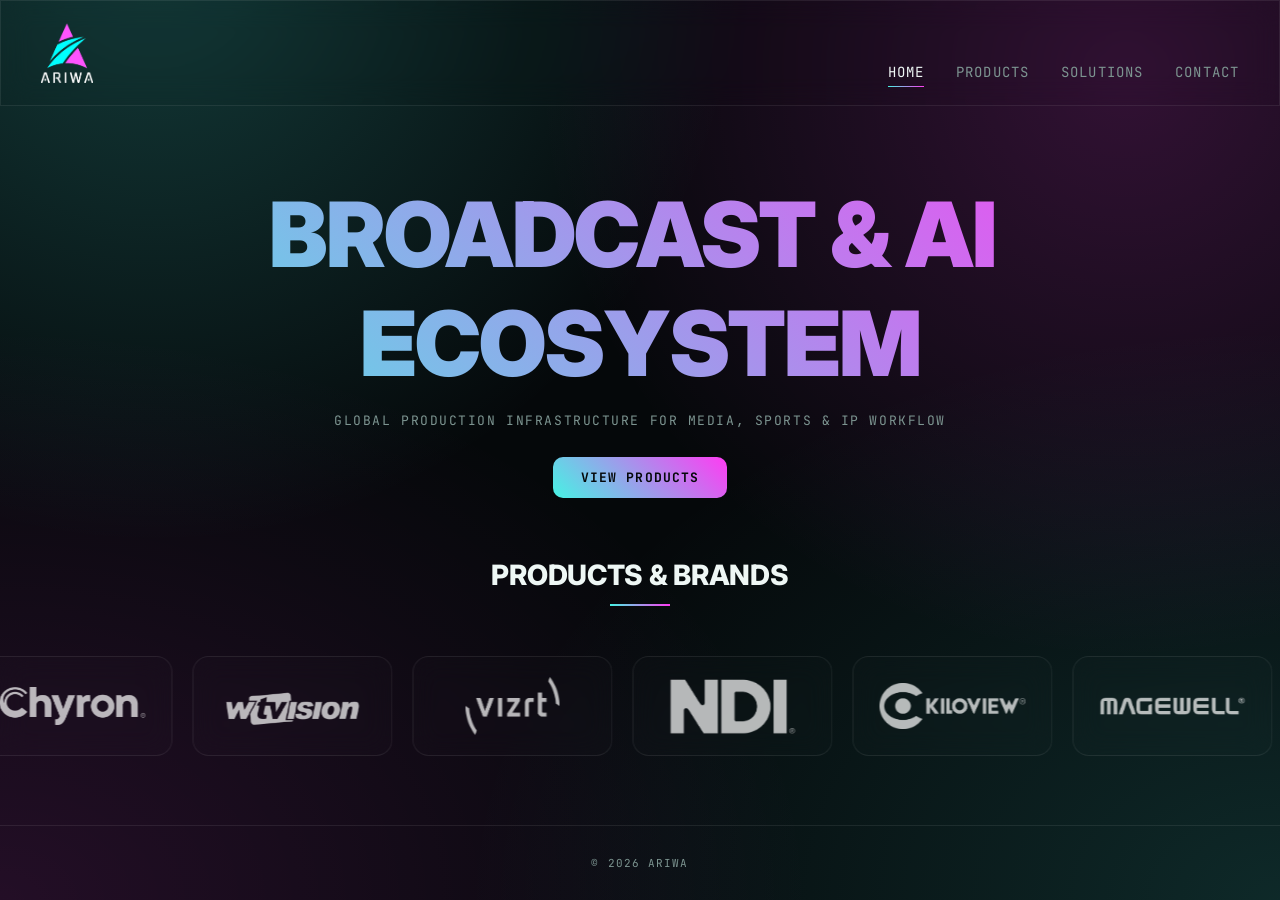
<file: index.html>
<!doctype html>
<html lang="en">
  <head>
    <meta charset="UTF-8" />
    <meta name="viewport" content="width=device-width, initial-scale=1.0" />
    <meta name="google-site-verification" content="tOfGub_9UNG9gPS7_kRzxVN1QHkSvGQ9Rj8pacELTIA" />
    <title>ARIWA | Global Broadcast Ecosystem</title>
    <meta name="description" content="ARIWA — global broadcast & AI ecosystem. Production infrastructure, hardware and software solutions for media, sports and IP workflows." />
    <meta property="og:type" content="website" />
    <meta property="og:title" content="ARIWA | Global Broadcast Ecosystem" />
    <meta property="og:description" content="Global production infrastructure for media, sports and IP workflow." />
    <meta property="og:image" content="assets/ariwa.png" />
    <link rel="stylesheet" href="style.css" />
  </head>

  <body>
    <header class="navbar glass">
      <a href="index.html" class="logo"
        ><img src="assets/ariwa.png" alt="ARIWA"
      /></a>

      <input type="checkbox" id="navToggle" class="nav-toggle" />
      <label for="navToggle" class="hamburger" aria-label="Toggle menu">
        <span></span><span></span><span></span>
      </label>

      <nav class="nav-links">
        <a href="index.html" class="active">Home</a>
        <a href="products.html">Products</a>
        <a href="solutions.html">Solutions</a>
        <a href="contact.html">Contact</a>
      </nav>
    </header>

    <main class="main-content">
      <section class="hero">
        <h1>Broadcast & AI&nbsp; Ecosystem</h1>
        <p>Global production infrastructure for media, sports & IP workflow</p>

        <button class="btn" onclick="window.location.href = 'products.html'">
          View Products
        </button>
      </section>

      <section class="brands">
        <h2>Products & Brands</h2>

        <div class="slider-container">
          <div class="slider-track" id="brandTrack"></div>
        </div>
      </section>
    </main>

    <footer class="footer">© 2026 ARIWA</footer>

    <script src="products.js"></script>
    <script src="script.js"></script>
  </body>
</html>
</file>
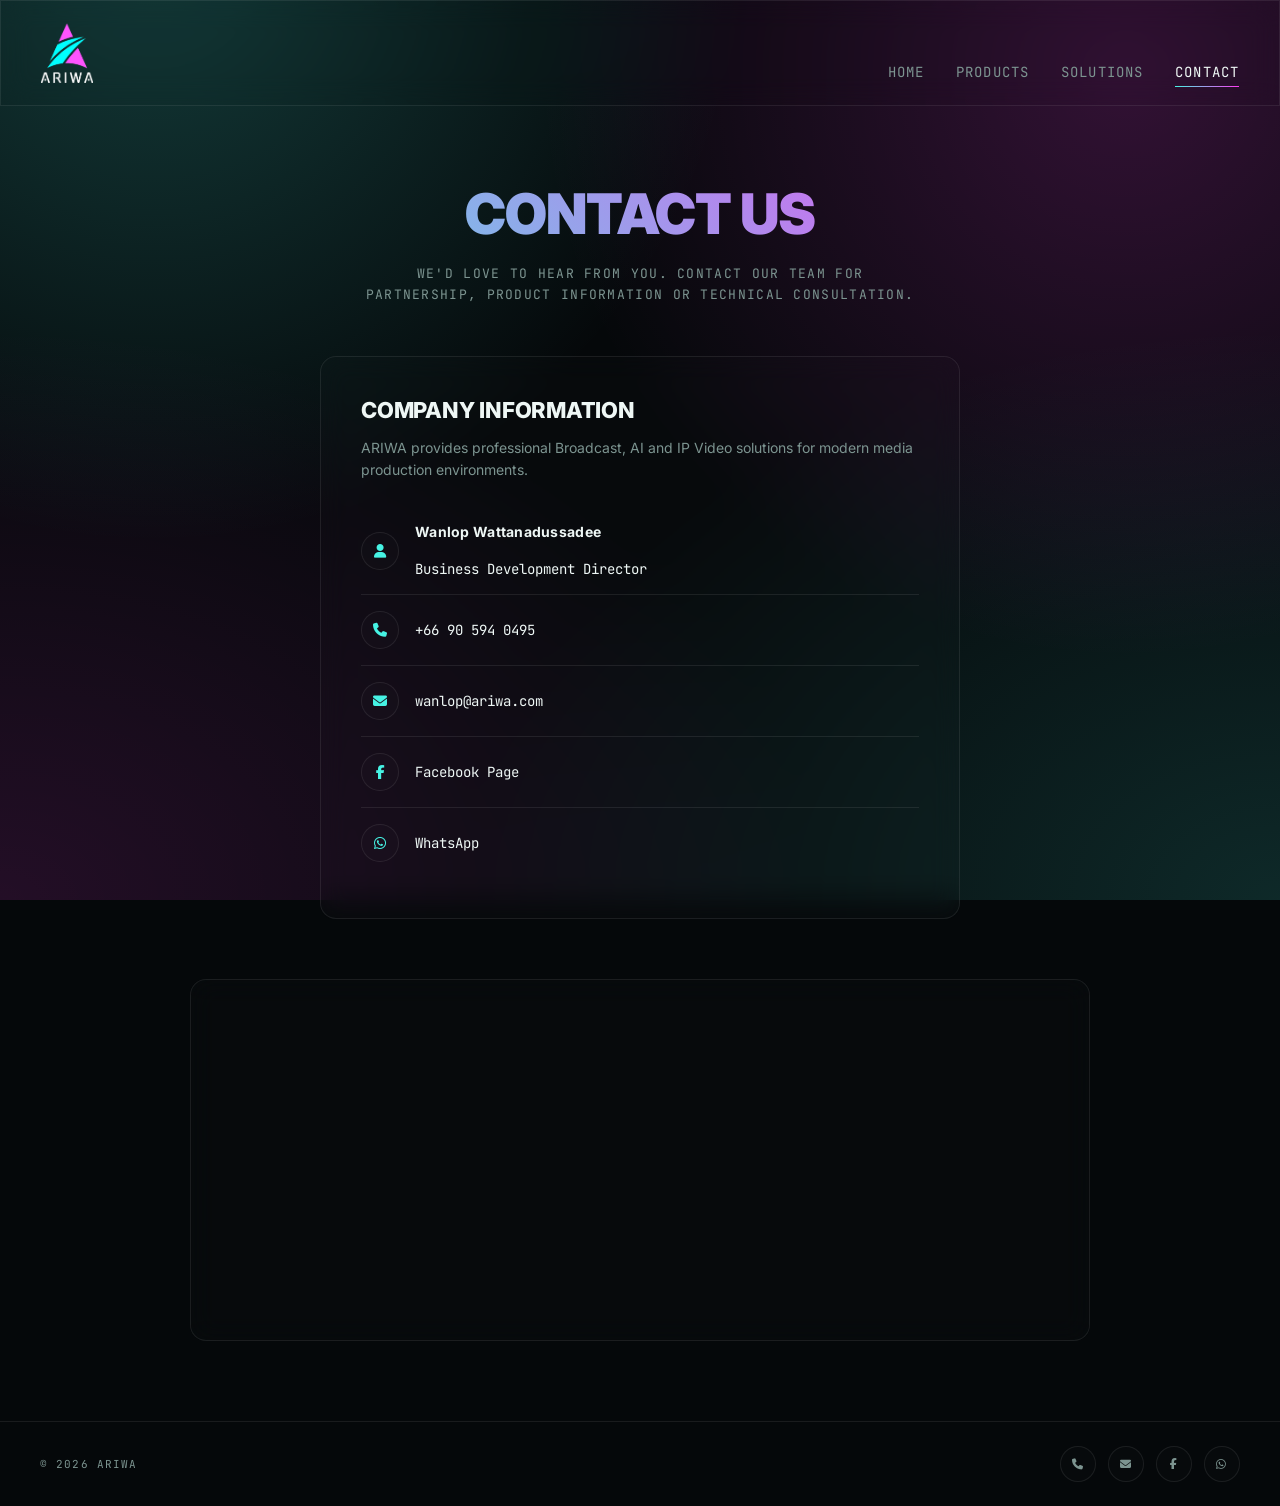
<file: contact.html>
<!doctype html>
<html lang="en">
  <head>
    <meta charset="UTF-8" />

    <meta name="viewport" content="width=device-width, initial-scale=1.0" />

    <title>ARIWA | Contact</title>
    <meta
      name="description"
      content="Get in touch with ARIWA for broadcast and AI ecosystem solutions."
    />
    <meta property="og:type" content="website" />
    <meta property="og:title" content="ARIWA | Contact" />
    <meta
      property="og:description"
      content="Get in touch with ARIWA for broadcast and AI ecosystem solutions."
    />
    <meta property="og:image" content="assets/ariwa.png" />

    <!-- Main CSS -->
    <link rel="stylesheet" href="style.css" />

    <!-- Font Awesome -->
    <link
      rel="stylesheet"
      href="https://cdnjs.cloudflare.com/ajax/libs/font-awesome/6.6.0/css/all.min.css"
    />
  </head>

  <body>
    <!-- ================= NAVBAR ================= -->

    <header class="navbar glass">
      <a href="index.html" class="logo"
        ><img src="assets/ariwa.png" alt="ARIWA"
      /></a>

      <input type="checkbox" id="navToggle" class="nav-toggle" />
      <label for="navToggle" class="hamburger" aria-label="Toggle menu">
        <span></span><span></span><span></span>
      </label>

      <nav class="nav-links">
        <a href="index.html"> Home </a>

        <a href="products.html"> Products </a>

        <a href="solutions.html"> Solutions </a>

        <a href="contact.html" class="active"> Contact </a>
      </nav>
    </header>

    <main class="main-content">
      <!-- ================= HERO ================= -->

      <section class="page-hero">
        <h1>Contact Us</h1>

        <p>
          We'd love to hear from you. Contact our team for partnership, product
          information or technical consultation.
        </p>
      </section>

      <!-- ================= CONTACT INFORMATION ================= -->

      <section class="contact-page">
        <div class="contact-info glass">
          <h2>Company Information</h2>

          <p>
            ARIWA provides professional Broadcast, AI and IP Video solutions for
            modern media production environments.
          </p>

          <div class="contact-item">
            <i class="fa-solid fa-user"></i>

            <span>
              <strong> Wanlop Wattanadussadee </strong>

              <br />

              Business Development Director
            </span>
          </div>

          <div class="contact-item">
            <i class="fa-solid fa-phone"></i>

            <a href="tel:+66905940495">+66 90 594 0495</a>
          </div>

          <div class="contact-item">
            <i class="fa-solid fa-envelope"></i>

            <a href="mailto:wanlop@ariwa.com">wanlop@ariwa.com</a>
          </div>

          <div class="contact-item">
            <i class="fa-brands fa-facebook-f"></i>

            <a href="https://facebook.com/ARIWA" target="_blank" rel="noopener"
              >Facebook Page</a
            >
          </div>

          <div class="contact-item">
            <i class="fa-brands fa-whatsapp"></i>

            <a href="https://wa.me/66905940495" target="_blank" rel="noopener"
              >WhatsApp</a
            >
          </div>
        </div>
      </section>

      <!-- ================= MAP ================= -->

      <section class="map-section">
        <div class="glass map-box">
          <iframe
            title="Google Map of ARIWA location"
            src="https://www.google.com/maps?q=13.826018,100.597422&output=embed"
            loading="lazy"
            allowfullscreen
            referrerpolicy="strict-origin-when-cross-origin"
          ></iframe>
        </div>
      </section>
    </main>

    <!-- ================= FOOTER ================= -->

    <footer class="footer footer-split">
      <div class="footer-left">© 2026 ARIWA</div>

      <div class="footer-right">
        <a href="tel:+66905940495" title="Phone">
          <i class="fa-solid fa-phone"></i>
        </a>

        <a href="mailto:wanlop@ariwa.com" title="Email">
          <i class="fa-solid fa-envelope"></i>
        </a>

        <a
          href="https://facebook.com/ARIWA"
          target="_blank"
          rel="noopener"
          title="Facebook"
        >
          <i class="fa-brands fa-facebook-f"></i>
        </a>

        <a
          href="https://wa.me/66905940495"
          target="_blank"
          rel="noopener"
          title="WhatsApp"
        >
          <i class="fa-brands fa-whatsapp"></i>
        </a>
      </div>
    </footer>
  </body>
</html>
</file>
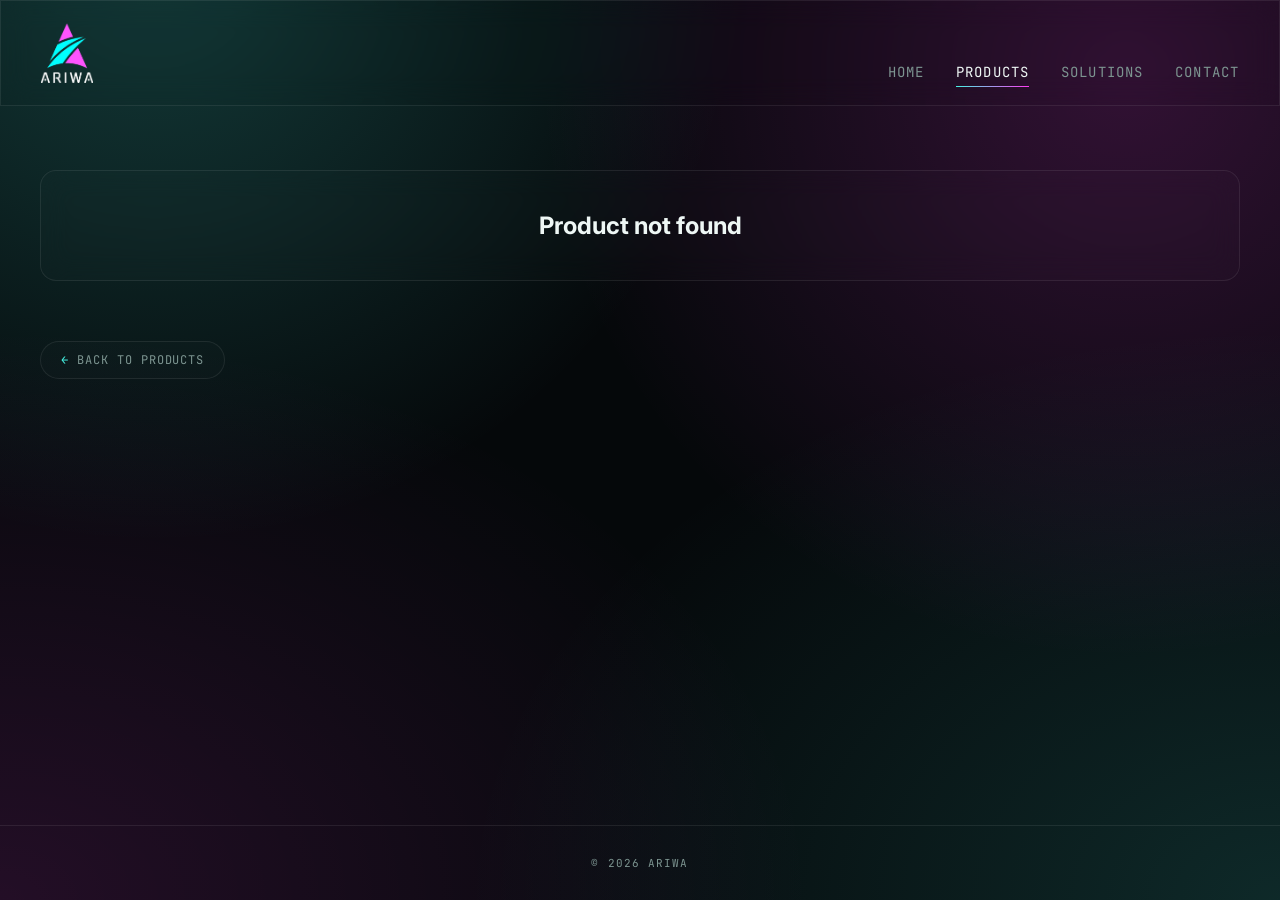
<file: product-detail.html>
<!doctype html>
<html lang="en">
  <head>
    <meta charset="UTF-8" />
    <meta name="viewport" content="width=device-width, initial-scale=1.0" />
    <title>ARIWA | Product Detail</title>
    <meta
      name="description"
      content="Detailed specifications for ARIWA's broadcast and AI ecosystem products."
    />
    <meta property="og:type" content="website" />
    <meta property="og:title" content="ARIWA | Product Detail" />
    <meta
      property="og:description"
      content="Detailed specifications for ARIWA's broadcast and AI ecosystem products."
    />
    <meta property="og:image" content="assets/ariwa.png" />
    <link rel="stylesheet" href="style.css" />
  </head>

  <body>
    <header class="navbar glass">
      <a href="index.html" class="logo"
        ><img src="assets/ariwa.png" alt="ARIWA"
      /></a>

      <input type="checkbox" id="navToggle" class="nav-toggle" />
      <label for="navToggle" class="hamburger" aria-label="Toggle menu">
        <span></span><span></span><span></span>
      </label>

      <nav class="nav-links">
        <a href="index.html">Home</a>
        <a href="products.html" class="active">Products</a>
        <a href="solutions.html">Solutions</a>
        <a href="contact.html">Contact</a>
      </nav>
    </header>

    <main class="main-content">
      <section class="brand-detail">
        <div class="brand-header glass">
          <div class="brand-info">
            <img id="brandLogo" class="brand-logo" src="" alt="" />

            <p class="brand-desc" id="brandDesc"></p>
          </div>

          <div class="brand-action">
            <button type="button" class="btn" id="topVisitBtn" hidden>
              Visit Official Site
            </button>
          </div>
        </div>

        <div class="product-title" id="featuredTitle">
          <h2>Featured Products</h2>
        </div>
        <div class="product-gallery" id="productGallery"></div>
      </section>

      <div class="detail-footer">
        <a href="products.html" class="back-btn" id="backBtn">
          <span class="arrow">←</span> Back to Products
        </a>

        <button class="btn btn-hidden" id="bottomVisitBtn">
          Visit Official Site
        </button>
      </div>
    </main>

    <footer class="footer">© 2026 ARIWA</footer>

    <script src="products.js"></script>

    <script>
      document.getElementById("backBtn").addEventListener("click", (e) => {
        if (document.referrer && window.history.length > 1) {
          e.preventDefault();
          window.history.back();
        }
      });
      window.addEventListener("DOMContentLoaded", () => {
        const params = new URLSearchParams(window.location.search);
        const name = params.get("name");

        const product = products.find((p) => p.name === name);

        if (!product) {
          document.querySelector(".brand-detail").innerHTML = `
            <div class="glass" style="padding:40px;text-align:center;">
                <h2>Product not found</h2>
            </div>
        `;

          return;
        }
        const noProducts = ["PTZOptics", "Telycam", "Isthari"];
        if (noProducts.includes(product.name)) {
          document.getElementById("featuredTitle").style.display = "none";
        }
        // Logo
        document.getElementById("brandLogo").src = product.logo;
        document.getElementById("brandLogo").alt = product.name;

        // Description
        document.getElementById("brandDesc").textContent = product.desc;
        // Visit buttons
        const topBtn = document.getElementById("topVisitBtn");
        const bottomBtn = document.getElementById("bottomVisitBtn");

        if (product.url) {
          topBtn.style.display = "inline-block";

          if (!noProducts.includes(product.name)) {
            bottomBtn.style.display = "inline-block";
          }

          topBtn.onclick = () => window.open(product.url, "_blank");

          if (!noProducts.includes(product.name)) {
            bottomBtn.onclick = () => window.open(product.url, "_blank");
          }
        }

        // Product Gallery
        const gallery = document.getElementById("productGallery");
        if (noProducts.includes(product.name)) {
          gallery.style.display = "none";
        }

        gallery.innerHTML = "";

        // Reset layout
        gallery.classList.remove(
          "vizrt-gallery",
          "ndi-gallery",
          "kiloview-gallery",
          "sns-gallery",
          "stepout-gallery",
          "sponix-gallery",
          "joy-gallery",
        );

        // Vizrt layout
        if (product.name === "Vizrt") {
          gallery.classList.add("vizrt-gallery");
        }
        // Kiloview layout
        if (product.name === "Kiloview") {
          gallery.classList.add("kiloview-gallery");
        }

        // NDI layout
        if (product.name === "NDI") {
          gallery.classList.add("ndi-gallery");
        }
        // Magewell Layout

        if (product.name === "Magewell") {
          gallery.innerHTML = `

<div class="magewell-section glass">

<h2>Pro Convert</h2>


<div class="magewell-wrapper">

<button class="slide-btn left">
⮜
</button>


<div class="magewell-slider" id="mageSlider"></div>


<button class="slide-btn right">
⮞
</button>

</div>

</div>



<div class="director-section glass">

<div class="product-item director-box">

<img src="${product.products[1].image}">

<h3>
${product.products[1].name}
</h3>

</div>

</div>

`;

          const slider = document.getElementById("mageSlider");

          product.products[0].subProducts.forEach((item) => {
            slider.innerHTML += `

<div class="product-item glass">

<img src="${item.image}">

<h3>${item.name}</h3>

</div>

`;
          });

          document.querySelector(".left").onclick = () => {
            slider.scrollLeft -= 320;
          };

          document.querySelector(".right").onclick = () => {
            slider.scrollLeft += 320;
          };

          return;
        }
        // SNS Layout

        if (product.name === "SNS") {
          gallery.classList.add("sns-gallery");
          gallery.innerHTML = `


<div class="sns-section glass">

<h2>EVO Shared Storage</h2>


<div class="sns-wrapper">

<button class="sns-btn left">
⮜
</button>


<div class="sns-slider" id="snsSlider"></div>


<button class="sns-btn right">
⮞
</button>


</div>

</div>



<div class="sns-director glass">

<h2>EVO Suite</h2>

<div class="product-item sns-main-product">

<img src="${product.products[1].image}">

<h3>
${product.products[1].name}
</h3>

</div>

</div>


`;

          const slider = document.getElementById("snsSlider");

          product.products[0].subProducts.forEach((item) => {
            slider.innerHTML += `

<div class="product-item glass">


<img src="${item.image}">


<h3>${item.name}</h3>


</div>

`;
          });

          document.querySelector(".sns-btn.left").onclick = () => {
            slider.scrollLeft -= 320;
          };

          document.querySelector(".sns-btn.right").onclick = () => {
            slider.scrollLeft += 320;
          };

          return;
        }
        // SPONIXTECH VIDEO LAYOUT

        if (product.name === "SponixTech") {
          gallery.classList.add("sponix-gallery");
          gallery.innerHTML = `

<div class="sponix-gallery">

${product.videos
  .map(
    (item) => `

<div class="sponix-video-card glass">

<video controls>

<source src="${item.video}" type="video/mp4">

</video>

<h3>
${item.name}
</h3>

</div>

`,
  )
  .join("")}

</div>

`;

          return;
        }

        // STEP OUT Layout

        if (product.name === "Step Out") {
          gallery.classList.add("stepout-gallery");

          gallery.innerHTML = `

<div class="stepout-product glass">

<h2>AI Football Analysis</h2>

<div class="stepout-images" id="stepoutImages"></div>

</div>

`;

          const stepImages = document.getElementById("stepoutImages");

          product.products.forEach((item) => {
            stepImages.innerHTML += `

    <div class="product-item glass">

      <img src="${item.image}" alt="${item.name}">

      <h3>${item.name}</h3>

    </div>

    `;
          });

          return;
        }
        // JOYMECHANIX Layout

        if (product.name === "Joymechanix") {
          gallery.className = "joy-gallery";

          gallery.innerHTML = `

${product.products
  .slice(0, 3)
  .map(
    (item) => `
<div class="joy-card glass">
  <img src="${item.image}" alt="${item.name}">
  <h3>${item.name}</h3>
</div>
`,
  )
  .join("")}

<div class="joy-video glass">
  <video controls>
    <source src="${product.products[3].video}" type="video/mp4">
  </video>

  <h3>${product.products[3].name}</h3>
</div>

`;

          return;
        }
        // NDI Video Layout

        if (product.video) {
          gallery.innerHTML = `

<div class="ndi-video-box glass">

<iframe
src="https://www.youtube.com/embed/${product.video}"
title="NDI Video"
allowfullscreen>
</iframe>

</div>

`;

          return;
        }
        if (product.products && product.products.length) {
          product.products.forEach((item) => {
            gallery.innerHTML += `
      <div class="product-item glass">
        <img src="${item.image}" alt="${item.name}">
        <h3>${item.name}</h3>
      </div>
    `;
          });
        } else {
          gallery.innerHTML = "";
        }
      });
    </script>
  </body>
</html>
</file>
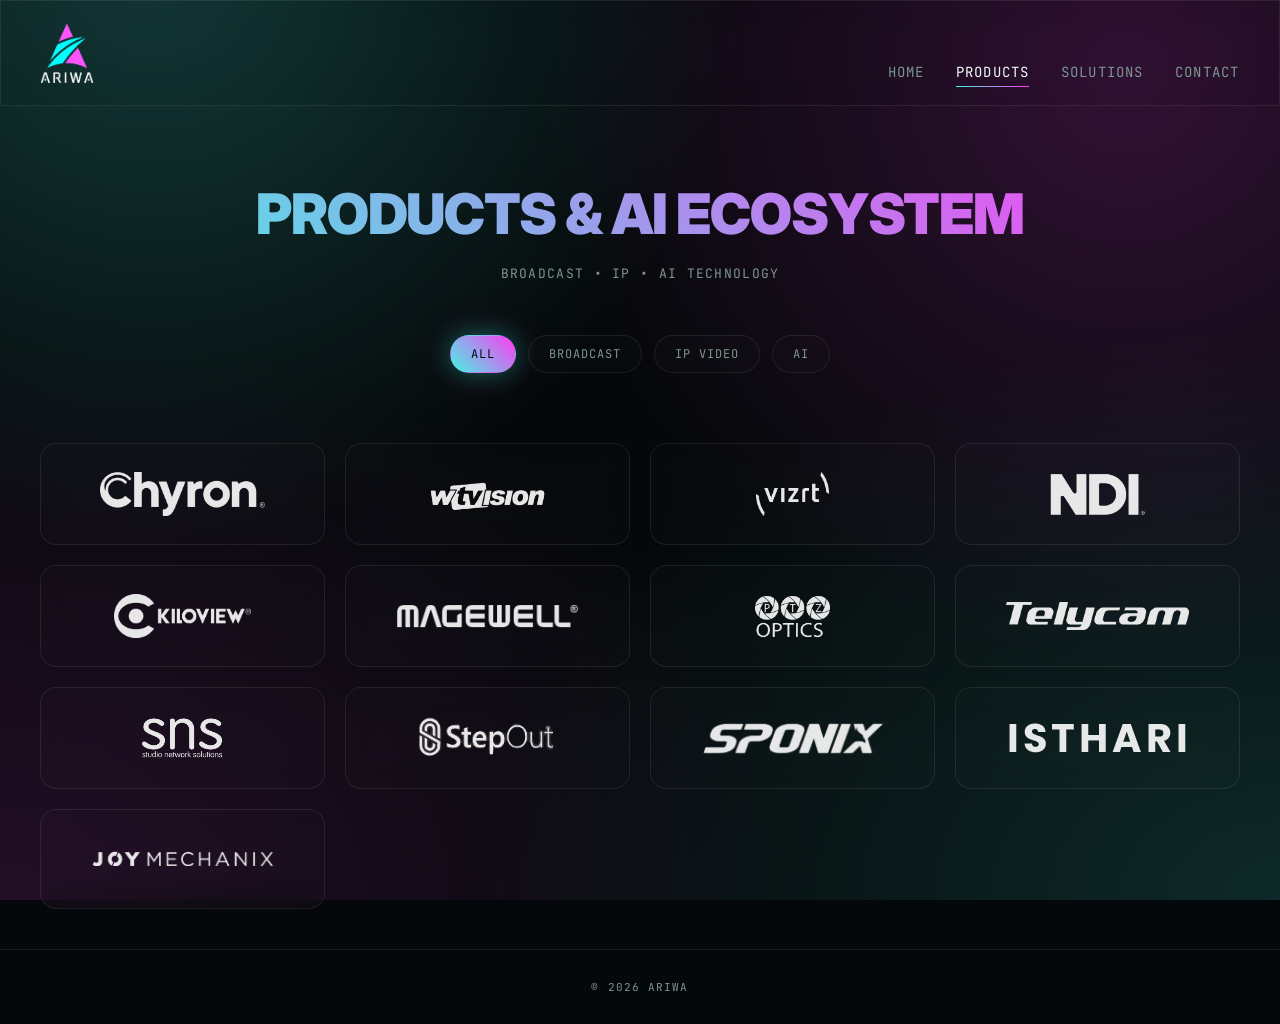
<file: products.html>
<!doctype html>
<html lang="en">
  <head>
    <meta charset="UTF-8" />
    <meta name="viewport" content="width=device-width, initial-scale=1.0" />
    <title>ARIWA | Products</title>
    <meta name="description" content="Explore ARIWA's broadcast and AI product ecosystem — Chyron, wTVision, Vizrt, NDI, Kiloview, Magewell and more." />
    <meta property="og:type" content="website" />
    <meta property="og:title" content="ARIWA | Products" />
    <meta property="og:description" content="Explore ARIWA's broadcast and AI product ecosystem." />
    <meta property="og:image" content="assets/ariwa.png" />
    <link rel="stylesheet" href="style.css" />
  </head>

  <body>
    <header class="navbar glass">
      <a href="index.html" class="logo"
        ><img src="assets/ariwa.png" alt="ARIWA"
      /></a>

      <input type="checkbox" id="navToggle" class="nav-toggle" />
      <label for="navToggle" class="hamburger" aria-label="Toggle menu">
        <span></span><span></span><span></span>
      </label>

      <nav class="nav-links">
        <a href="index.html">Home</a>
        <a href="products.html" class="active">Products</a>
        <a href="solutions.html">Solutions</a>
        <a href="contact.html">Contact</a>
      </nav>
    </header>

    <main class="main-content">
      <section class="page-hero">
        <h1>Products & AI Ecosystem</h1>
        <p>Broadcast • IP • AI Technology</p>
      </section>

      <section class="filter">
        <button class="active" onclick="filterProducts('all', event)">
          All
        </button>
        <button onclick="filterProducts('broadcast', event)">Broadcast</button>
        <button onclick="filterProducts('ip', event)">IP Video</button>
        <button onclick="filterProducts('ai', event)">AI</button>
      </section>

      <section class="products-grid" id="productGrid"></section>
    </main>

    <footer class="footer">© 2026 ARIWA</footer>

    <script src="products.js"></script>

    <script>
      function renderProducts(type = "all") {
        const grid = document.getElementById("productGrid");
        grid.innerHTML = "";

        const list =
          type === "all" ? products : products.filter((p) => p.type === type);

        list.forEach((p, i) => {
          const card = document.createElement("div");
          card.className = "product-card glass";

          card.innerHTML = `
            <img src="${p.logo}" alt="${p.name}" class="product-logo" loading="lazy" />
          `;

          card.onclick = () => {
            // Encode the name so it matches how product-detail.html decodes it
            window.location.href = `product-detail.html?name=${encodeURIComponent(p.name)}`;
          };

          grid.appendChild(card);

          // Staggered fade-in so filtering feels smooth instead of an abrupt jump
          setTimeout(() => card.classList.add("show"), i * 40);
        });
      }

      function filterProducts(type, evt) {
        renderProducts(type);

        // Keep the active filter button visually highlighted
        document
          .querySelectorAll(".filter button")
          .forEach((btn) => btn.classList.remove("active"));

        if (evt && evt.target) {
          evt.target.classList.add("active");
        }
      }

      renderProducts();

      // Lock the grid's height to its tallest state (the "All" filter) so
      // switching to a category with fewer items doesn't shrink the page
      // and make the footer jump up. Only do this on wider screens: on
      // mobile the grid is a single column, so locking to the "All" height
      // leaves a huge empty gap below a filtered category instead.
      window.addEventListener("load", () => {
        const grid = document.getElementById("productGrid");
        if (window.matchMedia("(min-width: 641px)").matches) {
          grid.style.minHeight = `${grid.offsetHeight}px`;
        }
      });
    </script>
  </body>
</html>
</file>
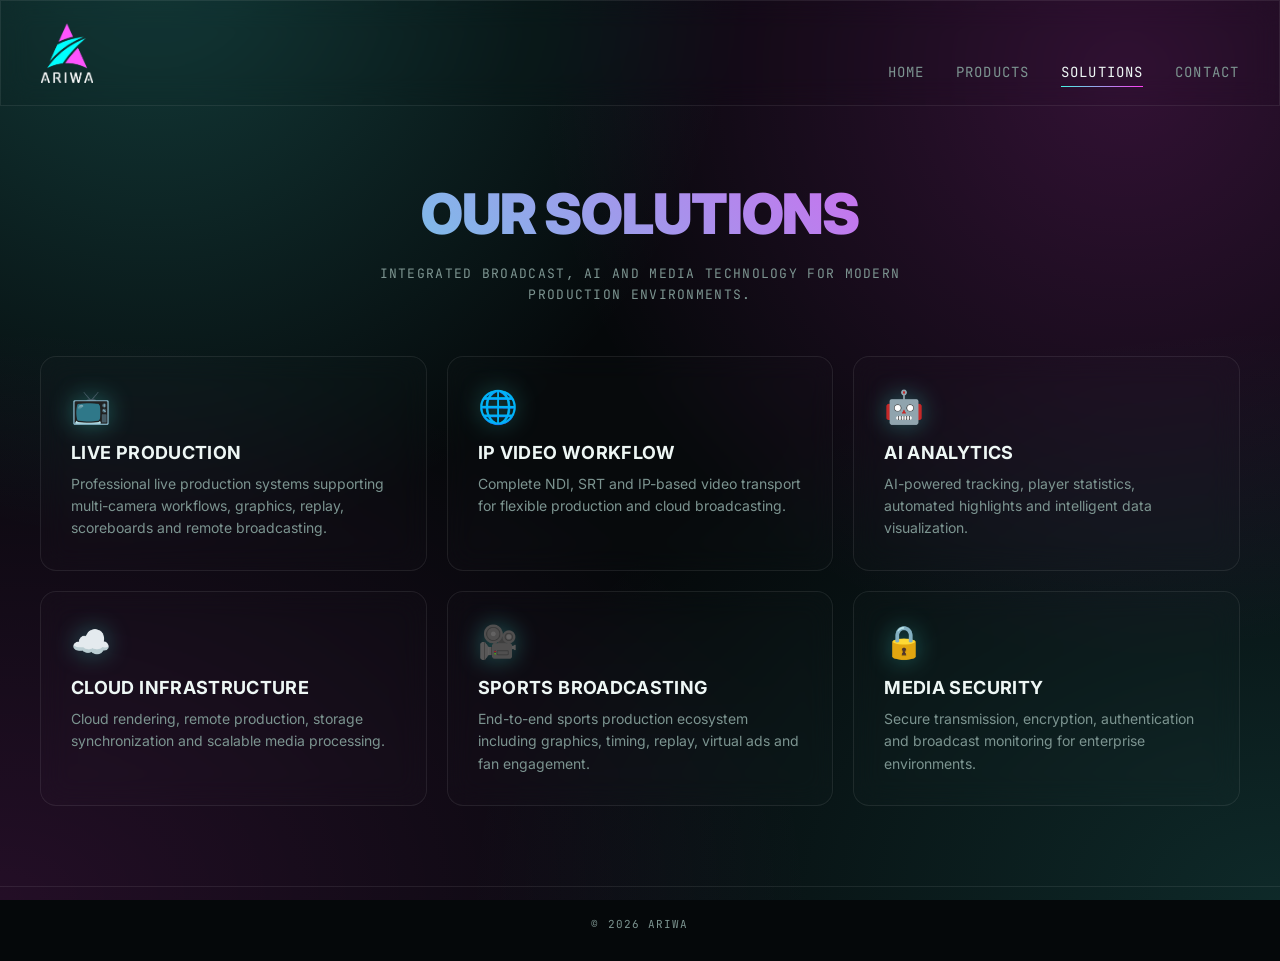
<file: solutions.html>
<!doctype html>
<html lang="en">
  <head>
    <meta charset="UTF-8" />
    <meta name="viewport" content="width=device-width, initial-scale=1.0" />
    <title>ARIWA | Solutions</title>
    <meta name="description" content="ARIWA solutions for broadcast, sports production and IP-based media workflows." />
    <meta property="og:type" content="website" />
    <meta property="og:title" content="ARIWA | Solutions" />
    <meta property="og:description" content="Broadcast, sports production and IP-based media workflow solutions." />
    <meta property="og:image" content="assets/ariwa.png" />
    <link rel="stylesheet" href="style.css" />
  </head>

  <body>
    <header class="navbar glass">
      <a href="index.html" class="logo"
        ><img src="assets/ariwa.png" alt="ARIWA"
      /></a>

      <input type="checkbox" id="navToggle" class="nav-toggle" />
      <label for="navToggle" class="hamburger" aria-label="Toggle menu">
        <span></span><span></span><span></span>
      </label>

      <nav class="nav-links">
        <a href="index.html">Home</a>
        <a href="products.html">Products</a>
        <a href="solutions.html" class="active">Solutions</a>
        <a href="contact.html">Contact</a>
      </nav>
    </header>

    <main class="main-content">
      <section class="page-hero">
        <h1>Our Solutions</h1>
        <p>
          Integrated Broadcast, AI and Media Technology for modern production
          environments.
        </p>
      </section>

      <section class="solution-container">
        <div class="solution-card glass">
          <div class="icon">📺</div>
          <h2>Live Production</h2>
          <p>
            Professional live production systems supporting multi-camera
            workflows, graphics, replay, scoreboards and remote broadcasting.
          </p>
        </div>

        <div class="solution-card glass">
          <div class="icon">🌐</div>
          <h2>IP Video Workflow</h2>
          <p>
            Complete NDI, SRT and IP-based video transport for flexible
            production and cloud broadcasting.
          </p>
        </div>

        <div class="solution-card glass">
          <div class="icon">🤖</div>
          <h2>AI Analytics</h2>
          <p>
            AI-powered tracking, player statistics, automated highlights and
            intelligent data visualization.
          </p>
        </div>

        <div class="solution-card glass">
          <div class="icon">☁️</div>
          <h2>Cloud Infrastructure</h2>
          <p>
            Cloud rendering, remote production, storage synchronization and
            scalable media processing.
          </p>
        </div>

        <div class="solution-card glass">
          <div class="icon">🎥</div>
          <h2>Sports Broadcasting</h2>
          <p>
            End-to-end sports production ecosystem including graphics, timing,
            replay, virtual ads and fan engagement.
          </p>
        </div>

        <div class="solution-card glass">
          <div class="icon">🔒</div>
          <h2>Media Security</h2>
          <p>
            Secure transmission, encryption, authentication and broadcast
            monitoring for enterprise environments.
          </p>
        </div>
      </section>
    </main>

    <footer class="footer">© 2026 ARIWA</footer>
  </body>
</html>
</file>
<file: style.css>
/* ===============================
   ARIWA — Cyber-Linear Corporate
   Font: Inter (display/body) + JetBrains Mono (utility/data)
=================================== */

@import url("https://fonts.googleapis.com/css2?family=Inter:wght@400;500;600;800;900&family=JetBrains+Mono:wght@400;500;700&display=swap");

:root {
  --bg: #05080a;
  --panel: rgba(255, 255, 255, 0.01);
  --panel-border: rgba(255, 255, 255, 0.08);

  --teal: #46f3e4;
  --pink: #ff3bf3;
  --glow: 0 0 24px rgba(0, 245, 200, 0.35), 0 0 48px rgba(255, 62, 196, 0.15);

  --ink: #eef7f5;
  --ink-muted: #7c9490;

  --font-display: "Inter", sans-serif;
  --font-body: "Inter", sans-serif;
  --font-mono: "JetBrains Mono", monospace;
}

* {
  margin: 0;
  padding: 0;
  box-sizing: border-box;
}

body {
  background: #05080a;
  background-image:
    radial-gradient(
      circle at 12% -5%,
      rgba(70, 243, 228, 0.22),
      transparent 40%
    ),
    radial-gradient(
      circle at 88% 8%,
      rgba(255, 59, 243, 0.18),
      transparent 42%
    ),
    radial-gradient(
      ellipse at 100% 100%,
      rgba(70, 243, 228, 0.14),
      transparent 45%
    ),
    radial-gradient(
      ellipse at 0% 100%,
      rgba(255, 59, 243, 0.12),
      transparent 45%
    );
  background-attachment: fixed;
  font-family: var(--font-body);
  color: var(--ink);
  min-height: 100vh;
  display: flex;
  flex-direction: column;
}

/* ===============================
   STICKY FOOTER LAYOUT
   Every page wraps its content in <main class="main-content">.
   main-content grows to fill leftover space so the footer always
   sits at the bottom of the viewport on short pages (e.g. Home),
   and simply follows the content on tall pages (e.g. Products).
=================================== */
.main-content {
  flex: 1 0 auto;
}

.glass {
  background: var(--panel);
  -webkit-backdrop-filter: blur(14px);
  backdrop-filter: blur(14px);
  border: 1px solid var(--panel-border);
  border-radius: 16px;
  position: relative;
  transition:
    border-color 0.25s ease,
    box-shadow 0.25s ease;
}

/* ===============================
   Signature: HUD corner brackets
   Appear on hover for glass cards
=================================== */
.glass::before,
.glass::after {
  content: "";
  position: absolute;
  width: 18px;
  height: 18px;
  border: 2px solid transparent;
  opacity: 0;
  transition:
    opacity 0.25s ease,
    border-color 0.25s ease;
  pointer-events: none;
}

.glass::before {
  top: -1px;
  left: -1px;
  border-right: none;
  border-bottom: none;
  border-color: var(--teal);
}

.glass::after {
  bottom: -1px;
  right: -1px;
  border-left: none;
  border-top: none;
  border-color: var(--pink);
}

.glass:hover::before,
.glass:hover::after {
  opacity: 1;
}

.glass:hover {
  border-color: rgba(255, 255, 255, 0.16);
  box-shadow: var(--glow);
}

/* ===============================
   NAV
=================================== */
.navbar {
  position: fixed;
  top: 0;
  left: 0;
  right: 0;
  display: flex;
  justify-content: space-between;
  align-items: flex-end;
  padding: 22px 40px;
  z-index: 100;
  background: rgba(5, 8, 10, 0.04);
  -webkit-backdrop-filter: blur(14px);
  backdrop-filter: blur(14px);
  border-bottom: 1px solid var(--panel-border);
  border-radius: 0;
}

.logo {
  display: flex;
  align-items: center;
  line-height: 0; /* trims the extra inline-image gap under the img */
}

.logo img {
  height: 60px;
  width: auto;
  display: block;
}

.nav-links {
  display: flex;
  gap: 32px;
  flex-wrap: wrap;
}

.nav-links a {
  font-family: var(--font-mono);
  font-size: 14px;
  letter-spacing: 0.08em;
  text-transform: uppercase;
  color: var(--ink-muted);
  text-decoration: none;
  position: relative;
  padding-bottom: 2px;
  transition: color 0.2s ease;
}

.nav-links a::after {
  content: "";
  position: absolute;
  left: 0;
  bottom: -4px;
  width: 0%;
  height: 1px;
  background: linear-gradient(90deg, var(--teal), var(--pink));
  transition: width 0.25s ease;
}

.nav-links a:hover {
  color: var(--ink);
}

.nav-links a:hover::after {
  width: 100%;
}

/* Current-page indicator (add class="active" to the matching nav link) */
.nav-links a.active {
  color: var(--ink);
}

.nav-links a.active::after {
  width: 100%;
}

/* ===============================
   HERO (home page)
=================================== */
.hero {
  padding-top: 180px;
  text-align: center;
  padding-bottom: 60px;
  padding-left: 20px;
  padding-right: 20px;
}

.hero h1 {
  font-family: var(--font-display);
  font-weight: 900;
  font-size: 90px;
  letter-spacing: -0.02em;
  text-transform: uppercase;
  background: linear-gradient(45deg, var(--teal), var(--pink));
  -webkit-background-clip: text;
  background-clip: text;
  color: transparent;
}

.hero p {
  font-family: var(--font-mono);
  font-size: 13px;
  letter-spacing: 0.12em;
  text-transform: uppercase;
  color: var(--ink-muted);
  margin-top: 14px;
}

.btn {
  margin-top: 28px;
  padding: 12px 28px;
  font-family: var(--font-mono);
  font-size: 13px;
  font-weight: 700;
  letter-spacing: 0.08em;
  text-transform: uppercase;
  background: linear-gradient(45deg, var(--teal), var(--pink));
  color: #05080a;
  border: none;
  border-radius: 10px;
  cursor: pointer;
  transition:
    box-shadow 0.25s ease,
    transform 0.15s ease;
}

.btn:hover {
  box-shadow: var(--glow);
  transform: translateY(-1px);
}
.btn-hidden {
  display: none;
}

/* ===============================
   PAGE HERO (secondary pages: Products, Solutions)
=================================== */
.page-hero {
  padding: 180px 40px 50px;
  text-align: center;
}

.page-hero h1 {
  font-family: var(--font-display);
  font-weight: 900;
  font-size: 56px;
  letter-spacing: -0.02em;
  text-transform: uppercase;
  background: linear-gradient(45deg, var(--teal), var(--pink));
  -webkit-background-clip: text;
  background-clip: text;
  color: transparent;
}

.page-hero p {
  font-family: var(--font-mono);
  font-size: 13px;
  letter-spacing: 0.1em;
  text-transform: uppercase;
  color: var(--ink-muted);
  max-width: 560px;
  margin: 16px auto 0;
  line-height: 1.6;
}

/* ===============================
   SECTION HEADINGS (shared)
=================================== */
.brands h2 {
  font-family: var(--font-display);
  font-weight: 800;
  font-size: 28px;
  letter-spacing: -0.01em;
  text-transform: uppercase;
  text-align: center;
  color: var(--ink);
  margin-bottom: 30px;
  position: relative;
  display: block;
}

.brands h2::after {
  content: "";
  display: block;
  width: 60px;
  height: 2px;
  margin: 12px auto 0;
  background: linear-gradient(90deg, var(--teal), var(--pink));
}

/* ===============================
   SLIDER
=================================== */
.slider-container {
  overflow: hidden;
  padding: 20px 0;
}
.slider-track {
  display: flex;
  gap: 20px;
  width: max-content;
}

.brand-card {
  width: 200px;
  min-width: 200px;
  height: 100px;
  display: flex;
  align-items: center;
  justify-content: center;
  padding: 20px 26px;
  cursor: pointer;
}

.brand-card img {
  max-width: 100%;
  max-height: 100%;
  object-fit: contain;
  /* Normalize every logo to a white silhouette so mixed brand colors
     (white, black, or colored) all read consistently against the dark
     card. True colors reveal on hover for a nice pop of brand identity. */
  filter: brightness(0) invert(1);
  opacity: 0.7;
  transition:
    filter 0.3s ease,
    opacity 0.3s ease,
    transform 0.3s ease;
}

.brand-card:hover img {
  filter: none;
  opacity: 1;
  transform: scale(1.06);
}

/* ===============================
   SOLUTIONS GRID (solutions.html)
=================================== */
.solution-container {
  display: grid;
  grid-template-columns: repeat(3, 1fr);
  gap: 20px;
  padding: 0 40px 80px;
}

.solution-card {
  padding: 30px;
}

.solution-card .icon {
  font-size: 32px;
  margin-bottom: 16px;
  filter: drop-shadow(0 0 12px rgba(70, 243, 228, 0.35));
}

.solution-card h2 {
  font-family: var(--font-display);
  font-weight: 700;
  font-size: 18px;
  text-transform: uppercase;
  letter-spacing: 0.02em;
  color: var(--ink);
  margin-bottom: 10px;
}

.solution-card p {
  font-family: var(--font-body);
  font-size: 14px;
  color: var(--ink-muted);
  line-height: 1.6;
}

/* ===============================
   PRODUCTS (grid + filter)
=================================== */
.filter {
  display: flex;
  justify-content: center;
  gap: 12px;
  flex-wrap: wrap;
  padding: 0 20px 30px;
}

.filter button {
  font-family: var(--font-mono);
  font-size: 12px;
  letter-spacing: 0.08em;
  text-transform: uppercase;
  padding: 10px 20px;
  background: var(--panel);
  border: 1px solid var(--panel-border);
  border-radius: 999px;
  color: var(--ink-muted);
  cursor: pointer;
  transition: all 0.2s ease;
}

.filter button:hover {
  color: var(--ink);
  border-color: rgba(255, 255, 255, 0.2);
}

.filter button.active {
  color: #05080a;
  background: linear-gradient(45deg, var(--teal), var(--pink));
  border-color: transparent;
  box-shadow: var(--glow);
}

.products-grid {
  display: grid;
  grid-template-columns: repeat(auto-fit, minmax(240px, 1fr));
  align-content: center; /* centers rows in the space when fewer items are shown after filtering */
  gap: 20px;
  padding: 40px;
}

.product-card {
  padding: 28px 20px;
  cursor: pointer;
  opacity: 0;
  transform: translateY(14px);
  display: flex;
  align-items: center;
  justify-content: center;
  min-height: 100px;
  transition:
    opacity 0.35s ease,
    transform 0.35s ease;
}

.product-card.show {
  opacity: 1;
  transform: translateY(0);
}

.product-card h3 {
  font-family: var(--font-display);
  font-weight: 700;
  font-size: 17px;
  color: var(--ink);
}

.product-logo {
  max-width: 75%;
  max-height: 44px;
  object-fit: contain;
  margin: 0;
  filter: brightness(0) invert(1);
  opacity: 0.9;
  transition:
    filter 0.3s ease,
    opacity 0.3s ease,
    transform 0.3s ease;
}

.product-card:hover .product-logo {
  filter: none;
  opacity: 1;
  transform: scale(1.05);
}

/* ===============================
   CONTACT PAGE (contact.html)
=================================== */
.contact-page {
  display: flex;
  justify-content: center;
  padding: 0 40px 60px;
}

.contact-info {
  width: 100%;
  max-width: 640px;
  padding: 40px;
}

.contact-info h2 {
  font-family: var(--font-display);
  font-weight: 800;
  font-size: 22px;
  text-transform: uppercase;
  letter-spacing: -0.01em;
  color: var(--ink);
  margin-bottom: 14px;
}

.contact-info > p {
  font-family: var(--font-body);
  font-size: 14px;
  color: var(--ink-muted);
  line-height: 1.6;
  margin-bottom: 26px;
}

.contact-item {
  display: flex;
  align-items: center;
  gap: 16px;
  padding: 16px 0;
  border-bottom: 1px solid var(--panel-border);
  font-family: var(--font-mono);
  font-size: 14px;
  color: var(--ink);
}

.contact-item:last-child {
  border-bottom: none;
}

.contact-item i {
  width: 38px;
  height: 38px;
  min-width: 38px;
  display: flex;
  align-items: center;
  justify-content: center;
  border-radius: 50%;
  background: var(--panel);
  border: 1px solid var(--panel-border);
  color: var(--teal);
  font-size: 14px;
}

.contact-item a {
  color: var(--ink);
  text-decoration: none;
  transition: color 0.2s ease;
}

.contact-item a:hover {
  color: var(--teal);
}

.contact-item strong {
  font-family: var(--font-display);
  font-weight: 700;
  font-size: 14px;
  letter-spacing: 0.02em;
  color: var(--ink);
  display: block;
  margin-bottom: 2px;
}

/* ===============================
   MAP EMBED
=================================== */
.map-section {
  display: flex;
  justify-content: center;
  padding: 0 40px 80px;
}

.map-box {
  width: 100%;
  max-width: 900px;
  overflow: hidden; /* clips the iframe to the glass card's rounded corners */
}

.map-box iframe {
  width: 100%;
  height: 360px;
  border: 0;
  display: block;
}

.back-btn {
  display: inline-flex;
  align-items: center;
  gap: 8px;
  padding: 10px 20px;
  font-family: var(--font-mono);
  font-size: 12px;
  letter-spacing: 0.08em;
  text-transform: uppercase;
  color: var(--ink-muted);
  background: var(--panel);
  border: 1px solid var(--panel-border);
  border-radius: 999px;
  cursor: pointer;
  text-decoration: none;
  transition:
    color 0.2s ease,
    border-color 0.2s ease,
    transform 0.15s ease;
}

.back-btn:hover {
  color: var(--ink);
  border-color: rgba(255, 255, 255, 0.2);
  transform: translateX(-3px);
}

.back-btn .arrow {
  color: var(--teal);
}

/* ===============================
   BRAND DETAIL PAGE
=================================== */

.brand-detail {
  padding: 170px 40px 40px;
}

.brand-header {
  padding: 40px;
  display: flex;
  justify-content: space-between;
  align-items: center;
  gap: 30px;
}

.brand-info {
  display: flex;
  flex-direction: column;
  gap: 18px;
}

.brand-logo {
  display: block;

  width: 220px;
  height: 80px;

  object-fit: contain;
  object-position: center;

  filter: brightness(0) invert(1);
  opacity: 0.9;

  margin: 0;

  transition:
    transform 0.3s ease,
    filter 0.3s ease;
}

.brand-logo:hover {
  filter: none;
  transform: scale(1.05);
}

/* Brand Description */
.brand-desc {
  max-width: 700px;

  font-family: var(--font-body);
  font-size: 15px;
  line-height: 1.7;

  color: var(--ink-muted);
}

/* Visit Button */
.brand-action .btn {
  margin-top: 0;
}

/* ===============================
   FEATURED PRODUCTS
=================================== */

.product-title {
  padding: 50px 0 20px;
}

.product-title h2 {
  font-family: var(--font-display);
  font-size: 28px;
  font-weight: 800;

  text-transform: uppercase;

  text-align: center;

  background: linear-gradient(45deg, var(--teal), var(--pink));

  -webkit-background-clip: text;
  background-clip: text;

  color: transparent;
}

/* Product Gallery */

.product-gallery {
  display: grid;
  grid-template-columns: repeat(3, 1fr);
  gap: 30px;

  width: 100%;
  max-width: 1200px;
  margin: 40px auto;
}

.product-item {
  position: relative;
  padding: 25px;
  border-radius: 20px;

  border: 1px solid var(--panel-border);

  background: var(--panel);

  text-align: center;

  transition:
    transform 0.35s ease,
    box-shadow 0.35s ease,
    border-color 0.35s ease;
}

.product-item:hover {
  transform: scale(1.08);
  z-index: 10;

  border-color: #00e5ff;

  box-shadow:
    0 0 25px rgba(0, 229, 255, 0.35),
    0 0 50px rgba(255, 0, 255, 0.15);
}

.product-item img {
  width: 100%;
  height: 180px;

  object-fit: contain;

  margin-bottom: 18px;

  transition: transform 0.35s ease;
}

.product-item:hover img {
  transform: scale(1.08);
}

.product-item h3 {
  font-family: var(--font-display);

  font-size: 16px;

  font-weight: 700;

  color: var(--ink);
}

/* Footer detail buttons */

.detail-footer {
  display: flex;

  justify-content: space-between;

  align-items: center;

  padding: 20px 40px 60px;
}
/* ===============================
   VIZRT PRODUCT GRID
================================ */

.vizrt-gallery {
  grid-template-columns: repeat(2, 1fr);
  max-width: 900px;
}
/* ===============================
   KILOVIEW PRODUCT GRID
================================ */

.kiloview-gallery {
  grid-template-columns: repeat(2, 1fr);
  max-width: 900px;
}
/* ===============================
   NDI VIDEO SHOWCASE
================================ */

.ndi-gallery {
  display: flex;
  justify-content: center;
}

.ndi-video-box {
  width: 900px;
  max-width: 90%;
  padding: 25px;
}

.ndi-video-box iframe {
  width: 100%;
  height: 500px;
  border: none;
  border-radius: 16px;
}
/* ===============================
   MAGEWELL
================================ */

.magewell-section {
  padding: 35px;
  width: min(1200px, calc(100vw - 190px)); /* เปลี่ยนจาก width: 100%; */
  max-width: 1200px;
  margin: 0 auto 40px;
}
/* Magewell full layout */
.product-gallery:has(.magewell-section) {
  display: block;
}
.magewell-section h2 {
  font-size: 28px;

  margin-bottom: 25px;
}

.magewell-wrapper {
  position: relative;

  display: flex;

  align-items: center;
}
.magewell-slider {
  display: flex;

  gap: 25px;

  overflow: hidden;

  width: 100%;

  scroll-behavior: smooth;
}
.magewell-slider .product-item {
  min-width: 260px;
  height: 270px;
}
.magewell-slider img {
  height: 160px;

  object-fit: contain;
}

.slide-btn {
  position: absolute;
  top: 50%;
  transform: translateY(-50%);

  width: 58px;
  height: 58px;

  border: none;
  border-radius: 50%;

  cursor: pointer;

  font-size: 24px;
  font-weight: bold;

  color: #111;

  background: linear-gradient(45deg, var(--teal), var(--pink));

  box-shadow: 0 8px 20px rgba(0, 0, 0, 0.35);

  z-index: 10;

  transition: 0.25s;
}

.slide-btn:hover {
  transform: translateY(-50%) scale(1.08);
}

.slide-btn.left {
  left: -120px;
}

.slide-btn.right {
  right: -120px;
}

/* Director Mini row */

.director-section {
  width: 100%;
  max-width: 1200px;

  margin: 40px auto 0;

  display: flex;
  justify-content: center;

  padding: 35px;
}

.director-box {
  width: 450px; /* เดิม 350px */
  max-width: 100%;
}

.director-box img {
  width: 100%;
  height: 280px; /* เพิ่มความสูงของรูป */
  object-fit: contain;
}

.director-box h3 {
  margin-top: 20px;
  text-align: center;
}
/* ===============================
   SNS
================================ */

.sns-gallery {
  display: flex;
  flex-direction: column;
}

/* ---------- Storage Slider ---------- */

.sns-section {
  width: min(1200px, calc(100vw - 190px)); /* เปลี่ยนจาก width: 100%; */
  max-width: 1200px;
  margin: 0 auto 40px;
  padding: 35px;
  overflow: visible;
}

.sns-section h2 {
  font-size: 28px;
  margin-bottom: 25px;
}

.sns-wrapper {
  position: relative;
  display: flex;
  align-items: center;
}

.sns-slider {
  display: flex;
  gap: 25px;
  overflow: hidden;
  width: 100%;
  scroll-behavior: smooth;
}

.sns-slider .product-item {
  min-width: 260px;
  height: 270px;
}

.sns-slider img {
  width: 100%;
  height: 170px;
  object-fit: contain;
}

/* ---------- Arrow ---------- */

.sns-btn {
  position: absolute;
  top: 50%;
  transform: translateY(-50%);
  z-index: 10;

  width: 60px;
  height: 60px;

  border: none;
  border-radius: 50%;

  background: linear-gradient(45deg, #46f3e4, #ff3bf3);

  font-size: 26px;
  font-weight: bold;
  color: #000;

  cursor: pointer;
  transition: 0.25s;
}

.sns-btn:hover {
  transform: translateY(-50%) scale(1.08);
}

.sns-btn.left {
  left: -120px;
}

.sns-btn.right {
  right: -120px;
}

/* ---------- Director ---------- */

.sns-director {
  width: 100%;
  max-width: 1200px;

  margin: 40px auto 0;

  padding: 35px;

  display: flex;
  flex-direction: column;
  align-items: center;
}

.sns-director h2 {
  margin-bottom: 25px;
}

.sns-main-product {
  width: 450px;
  max-width: 100%;
}

.sns-main-product img {
  width: 100%;
  height: 300px;
  object-fit: contain;
}
/* ===============================
   STEP OUT AI FOOTBALL ANALYSIS
================================ */

.stepout-gallery {
  width: 100%;
  display: flex;
  justify-content: center;
}

.stepout-product {
  width: 100%;
  max-width: 1100px;
  margin: 0 auto;
  padding: 40px;
}

.stepout-product h2 {
  text-align: center;
  font-family: var(--font-display);
  font-size: 28px;
  margin-bottom: 30px;

  background: linear-gradient(45deg, var(--teal), var(--pink));
  -webkit-background-clip: text;
  background-clip: text;
  color: transparent;
}

.stepout-images {
  display: grid;
  grid-template-columns: repeat(2, minmax(260px, 1fr));
  justify-content: center;
  gap: 30px;
  max-width: 900px;
  margin: 0 auto;
}

.stepout-images .product-item {
  padding: 20px;
}

.stepout-images img {
  width: 100%;
  height: 220px;
  object-fit: contain;
  margin-bottom: 15px;
}
/* ===============================
   SPONIXTECH VIDEO PRODUCTS
================================ */

.sponix-gallery {
  display: flex;

  flex-direction: column;

  align-items: center;

  gap: 40px;

  width: 100%;

  max-width: 900px;

  margin: 40px auto;
}

.sponix-video-card {
  width: 100%;

  padding: 30px;

  text-align: center;
}

.sponix-video-card video {
  width: 100%;

  max-height: 500px;

  border-radius: 16px;

  object-fit: contain;
}

.sponix-video-card h3 {
  margin-top: 20px;

  font-family: var(--font-display);

  font-size: 20px;

  color: var(--ink);
}
/* ===============================
   JOYMECHANIX
================================ */

.joy-gallery {
  width: 100%;
  max-width: 1200px;
  margin: 40px auto;

  display: grid;
  grid-template-columns: repeat(3, 1fr);
  gap: 30px;

  justify-items: center;
  align-items: start;
}

.joy-card {
  width: 100%;
  max-width: 320px;

  padding: 30px;
  text-align: center;
}

.joy-card img {
  width: 100%;
  height: 220px;
  object-fit: contain;
  margin-bottom: 15px;
}

.joy-card h3 {
  font-size: 17px;
  color: var(--ink);
}

.joy-video {
  grid-column: 1 / -1;

  width: 100%;
  max-width: 1200px;

  padding: 35px;
  text-align: center;
}

.joy-video video {
  width: 100%;
  max-height: 550px;
  object-fit: contain;
  border-radius: 16px;
}

.joy-video h3 {
  margin-top: 20px;
  font-size: 18px;
}
/* ===============================
   MOBILE DETAIL
=================================== */

@media (max-width: 640px) {
  .brand-detail {
    padding: 190px 20px 30px;
  }

  .brand-header {
    flex-direction: column;
    align-items: flex-start;

    padding: 26px;
    gap: 20px;
  }

  .brand-logo {
    width: 180px;
  }

  .brand-action {
    width: 100%;
  }

  .brand-action .btn {
    width: 100%;
  }

  .detail-footer {
    padding: 0 20px 40px;

    flex-direction: column-reverse;
    align-items: stretch;

    gap: 14px;
  }

  .detail-footer .back-btn,
  .detail-footer .btn {
    width: 100%;
    justify-content: center;
  }

  .product-gallery {
    grid-template-columns: 1fr;
    gap: 20px;
  }

  .vizrt-gallery {
    grid-template-columns: 1fr;
  }
  .kiloview-gallery {
    grid-template-columns: 1fr;
  }
  .ndi-video-box iframe {
    height: 250px;
  }
  .stepout-images {
    grid-template-columns: 1fr;
  }

  .joy-gallery {
    grid-template-columns: 1fr;
  }

  /* Special-layout sections: tighten padding so more slider width is usable */
  .magewell-section,
  .director-section,
  .sns-section,
  .sns-director,
  .stepout-product,
  .sponix-video-card {
    padding: 20px;
  }

  /* The slide arrows were positioned at -120px, which pushes them off the
     viewport entirely on mobile and makes the sliders un-navigable by touch.
     The sliders below are already swipeable by finger on mobile, so the
     arrow buttons are hidden entirely instead of repositioned. */
  .slide-btn,
  .sns-btn {
    display: none;
  }

  .magewell-slider,
  .sns-slider {
    scroll-padding: 0 50px;
  }

  .director-box,
  .sns-main-product {
    width: 100%;
  }

  .joy-card {
    padding: 20px;
  }

  .joy-video {
    padding: 20px;
  }

  /* Let the Magewell / SNS sliders be swiped with a finger on mobile,
     instead of only being usable via the arrow buttons. */
  .magewell-slider,
  .sns-slider {
    overflow-x: auto;
    -webkit-overflow-scrolling: touch;
    -ms-overflow-style: none;
    scroll-snap-type: x proximity;
  }

  .magewell-slider::-webkit-scrollbar,
  .sns-slider::-webkit-scrollbar {
    display: none;
  }

  .magewell-slider .product-item,
  .sns-slider .product-item {
    scroll-snap-align: center;
  }
}
/* ===============================
   FOOTER
=================================== */
.footer {
  flex-shrink: 0;
  text-align: center;
  padding: 30px;
  font-family: var(--font-mono);
  font-size: 11px;
  letter-spacing: 0.1em;
  text-transform: uppercase;
  color: var(--ink-muted);
  border-top: 1px solid var(--panel-border);
}

/* ===============================
   FOOTER — split variant (copyright left, social icons right)
   Add class="footer footer-split" and wrap content in
   .footer-left / .footer-right, as used on contact.html
=================================== */
.footer.footer-split {
  display: flex;
  align-items: center;
  justify-content: space-between;
  flex-wrap: wrap;
  gap: 16px;
  text-align: left;
  padding: 24px 40px;
}

.footer-left {
  font-family: var(--font-mono);
  font-size: 11px;
  letter-spacing: 0.1em;
  text-transform: uppercase;
  color: var(--ink-muted);
}

.footer-right {
  display: flex;
  gap: 12px;
}

.footer-right a {
  width: 36px;
  height: 36px;
  display: flex;
  align-items: center;
  justify-content: center;
  border-radius: 50%;
  background: var(--panel);
  border: 1px solid var(--panel-border);
  color: var(--ink-muted);
  text-decoration: none;
  transition:
    color 0.2s ease,
    border-color 0.2s ease,
    transform 0.15s ease;
}

.footer-right a:hover {
  color: var(--teal);
  border-color: rgba(255, 255, 255, 0.2);
  transform: translateY(-2px);
}

/* ===============================
   RESPONSIVE
=================================== */
@media (max-width: 900px) {
  .solution-container {
    grid-template-columns: repeat(2, 1fr);
  }
}

/* Hamburger toggle checkbox: always hidden visually (all breakpoints).
   Kept in the DOM so the label + :checked sibling selectors still work. */
.nav-toggle {
  position: absolute;
  opacity: 0;
  width: 0;
  height: 0;
  pointer-events: none;
}

@media (max-width: 640px) {
  .solution-container {
    grid-template-columns: 1fr;
    padding: 0 20px 60px;
  }

  .navbar {
    flex-direction: row;
    align-items: center;
    justify-content: space-between;
    padding: 14px 20px;
  }

  .logo img {
    height: 42px;
  }

  .hamburger {
    display: flex;
    flex-direction: column;
    justify-content: center;
    gap: 5px;
    width: 26px;
    height: 20px;
    cursor: pointer;
  }

  .hamburger span {
    display: block;
    width: 100%;
    height: 2px;
    background: var(--ink);
    border-radius: 2px;
    transition:
      transform 0.25s ease,
      opacity 0.2s ease;
  }

  .nav-toggle:checked ~ .hamburger span:nth-child(1) {
    transform: translateY(7px) rotate(45deg);
  }

  .nav-toggle:checked ~ .hamburger span:nth-child(2) {
    opacity: 0;
  }

  .nav-toggle:checked ~ .hamburger span:nth-child(3) {
    transform: translateY(-7px) rotate(-45deg);
  }

  .nav-links {
    position: absolute;
    top: 100%;
    left: 0;
    right: 0;

    flex-direction: column;
    align-items: center;
    gap: 20px;
    padding: 22px 0 28px;

    background: rgba(5, 8, 10, 0.94);
    -webkit-backdrop-filter: blur(14px);
    backdrop-filter: blur(14px);
    border-bottom: 1px solid var(--panel-border);

    max-height: 0;
    opacity: 0;
    overflow: hidden;
    pointer-events: none;
    transition:
      max-height 0.3s ease,
      opacity 0.25s ease;
  }

  .nav-toggle:checked ~ .nav-links {
    max-height: 320px;
    opacity: 1;
    pointer-events: auto;
  }

  .nav-links a {
    font-size: 13px;
  }

  .hero {
    padding-top: 160px;
  }

  .hero h1 {
    font-size: 32px;
  }

  .hero p {
    font-size: 12px;
  }

  .slider-track {
    gap: 14px;
  }

  .brand-card {
    width: 130px;
    min-width: 130px;
    height: 70px;
    padding: 14px 16px;
  }

  .page-hero {
    padding: 190px 20px 40px;
  }

  .page-hero h1 {
    font-size: 34px;
  }

  .solution-card {
    padding: 24px;
  }

  .products-grid {
    padding: 20px;
    gap: 14px;
  }

  .contact-page,
  .map-section {
    padding-left: 20px;
    padding-right: 20px;
  }

  .contact-info {
    padding: 26px 22px;
  }

  .contact-item {
    gap: 12px;
    padding: 14px 0;
  }

  .map-box iframe {
    height: 220px;
  }

  .footer.footer-split {
    flex-direction: column;
    text-align: center;
    padding: 20px;
  }

  .footer-right {
    justify-content: center;
  }

  .footer:not(.footer-split) {
    padding: 20px;
  }
}

@media (max-width: 380px) {
  .hero h1 {
    font-size: 28px;
  }

  .page-hero h1 {
    font-size: 28px;
  }
}
</file>
